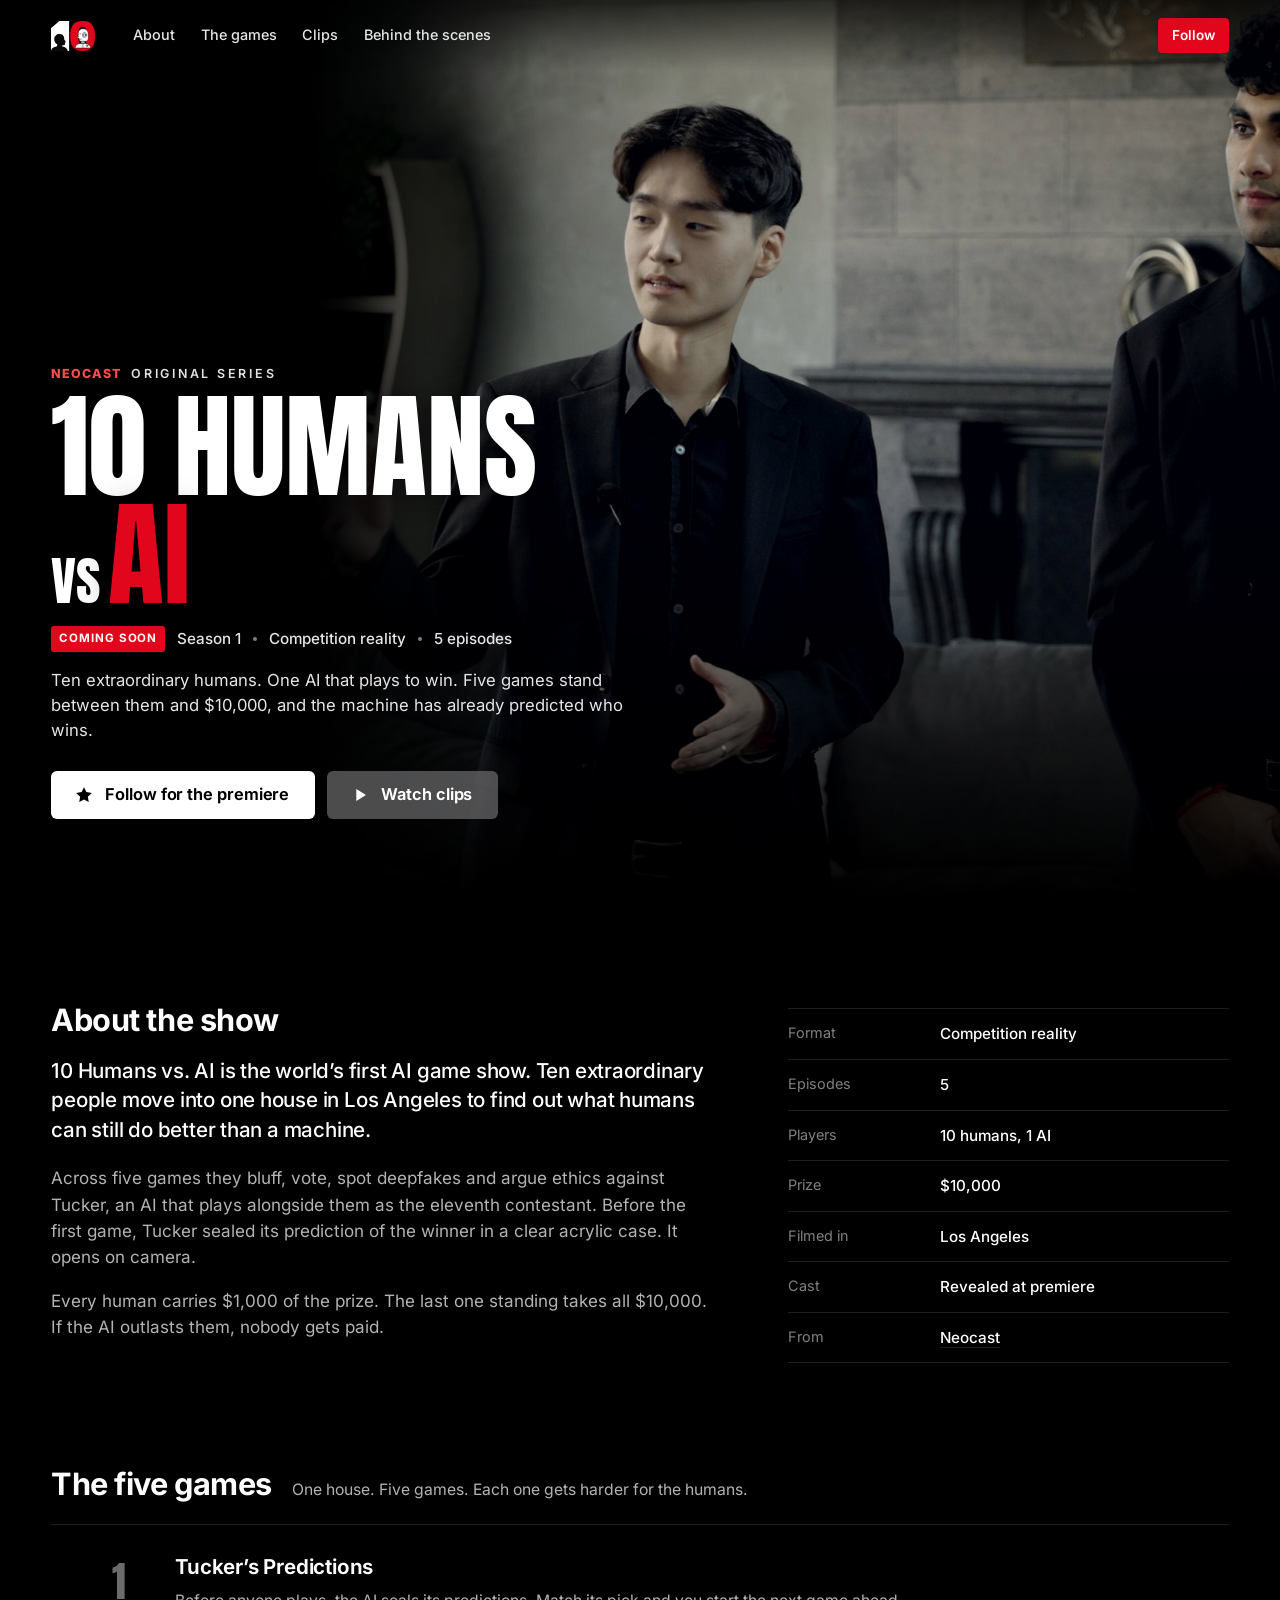
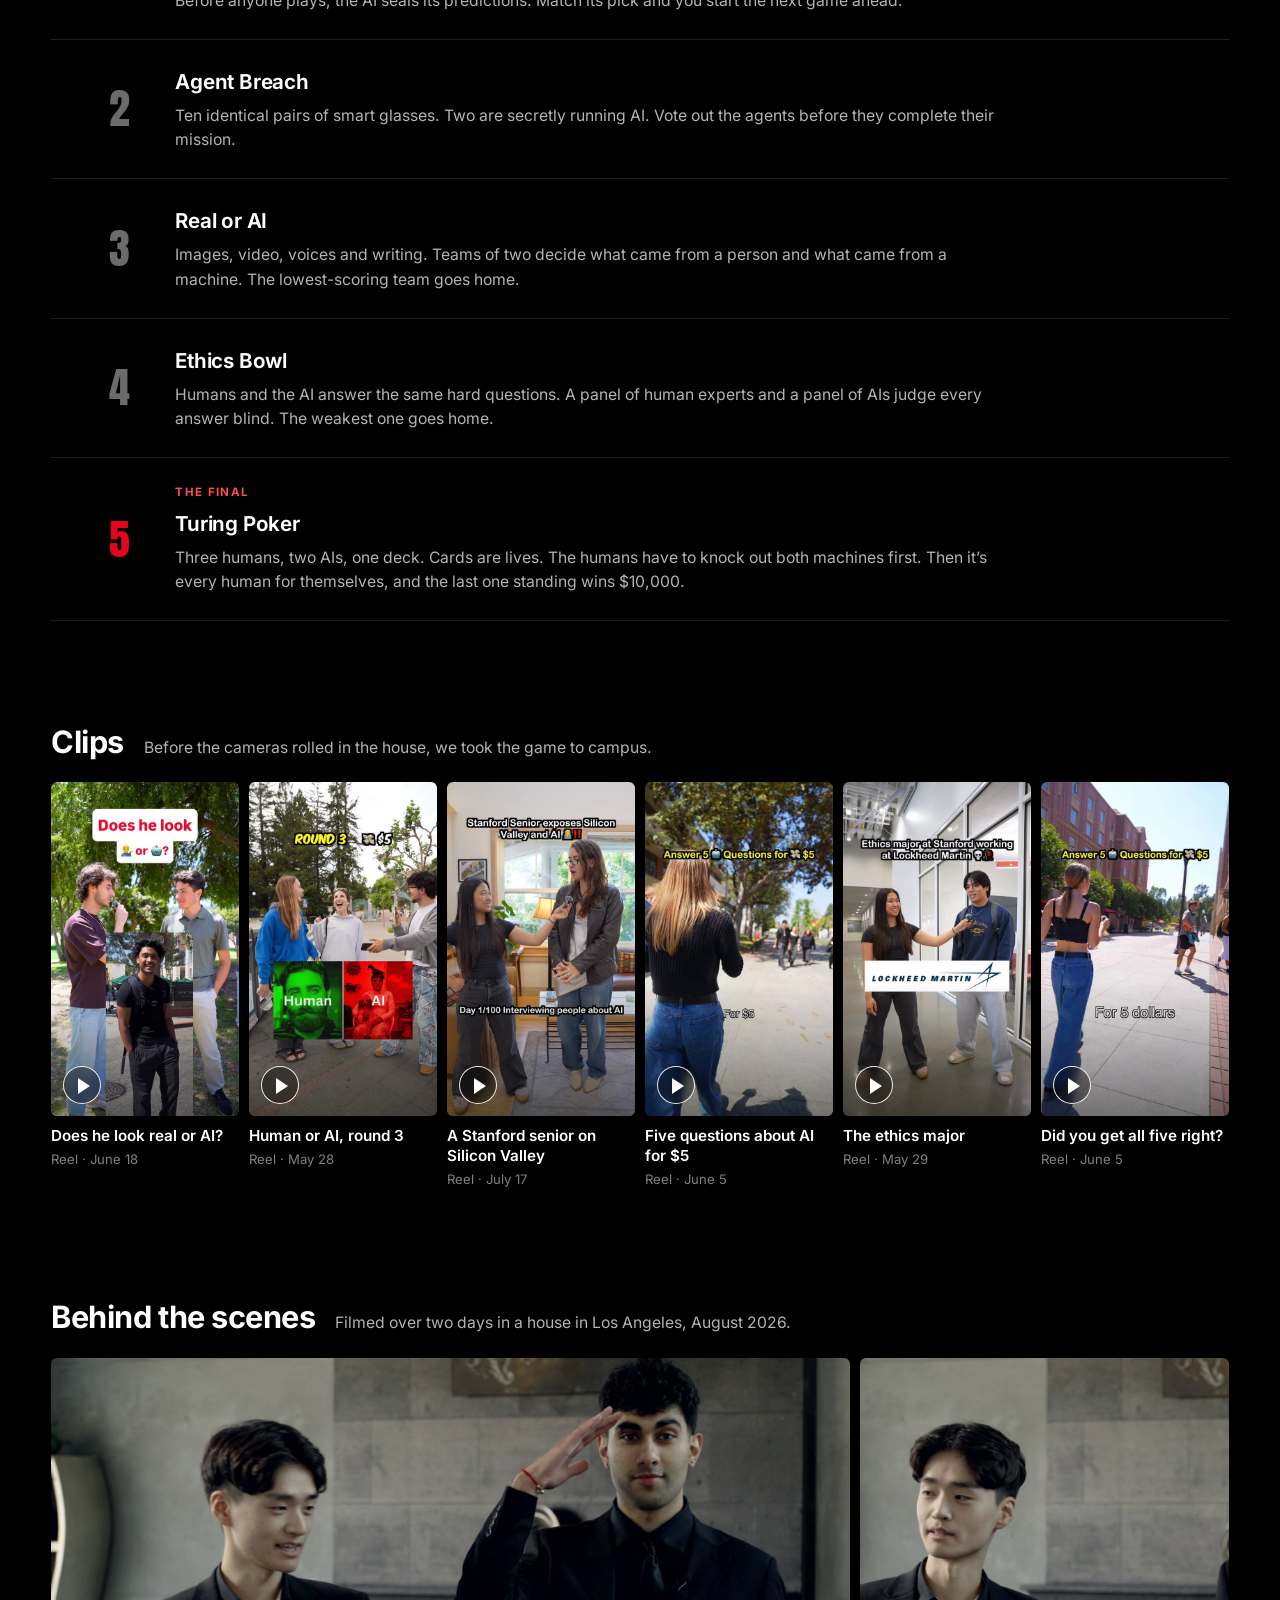
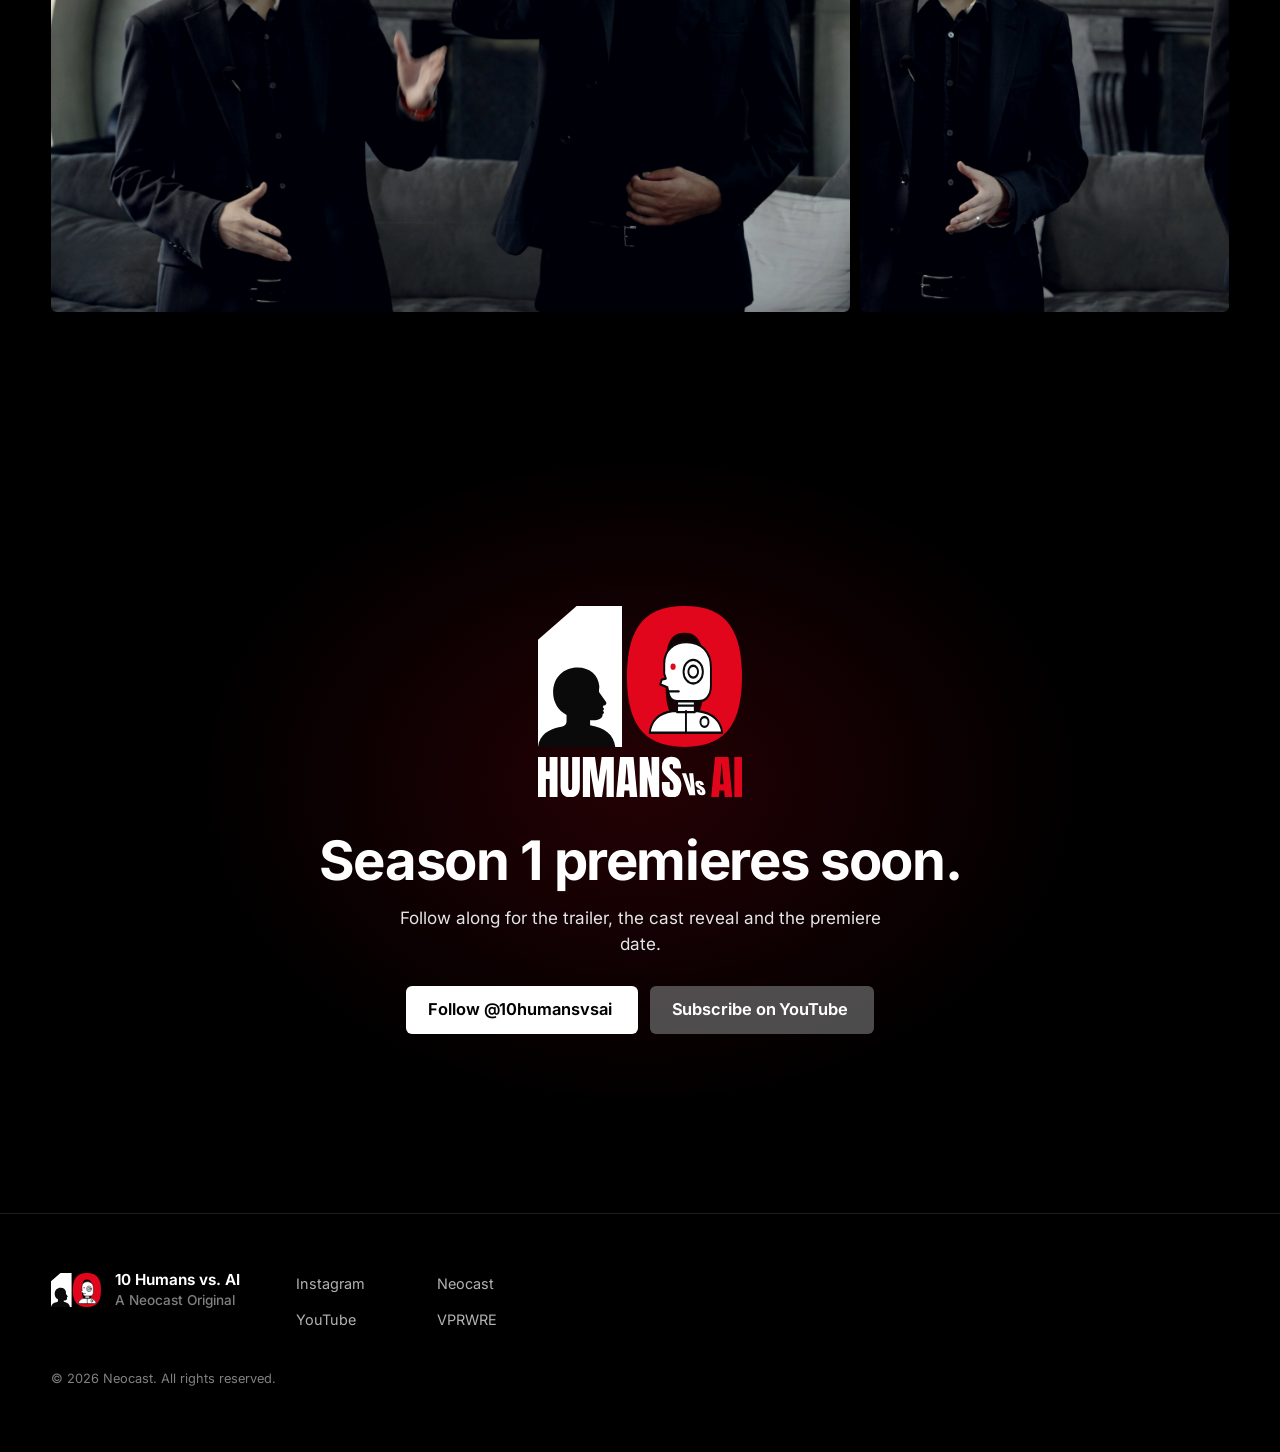
<file: index.html>
<!doctype html>
<html lang="en">
<head>
<meta charset="utf-8">
<meta name="viewport" content="width=device-width, initial-scale=1, viewport-fit=cover">
<title>10 Humans vs. AI | A Neocast Original</title>
<meta name="description" content="The world’s first AI game show. Ten extraordinary humans, one AI, five games and $10,000 for the last human standing. Coming soon.">
<link rel="canonical" href="https://10humansvsai.com/">
<meta property="og:site_name" content="10 Humans vs. AI">
<meta property="og:title" content="10 Humans vs. AI | A Neocast Original">
<meta property="og:description" content="The world’s first AI game show. Ten humans. Five games. One winner takes $10,000.">
<meta property="og:url" content="https://10humansvsai.com/">
<meta property="og:image" content="https://10humansvsai.com/assets/img/og.jpg">
<meta property="og:type" content="video.tv_show">
<meta name="twitter:card" content="summary_large_image">
<meta name="theme-color" content="#000000">
<link rel="icon" href="favicon.svg" type="image/svg+xml">
<link rel="icon" href="favicon-64.png" type="image/png" sizes="64x64">
<link rel="apple-touch-icon" href="apple-touch-icon.png">
<link rel="preload" href="assets/fonts/inter.woff2" as="font" type="font/woff2" crossorigin>
<link rel="preload" href="assets/fonts/anton.woff2" as="font" type="font/woff2" crossorigin>
<link rel="preload" href="assets/img/still-1.jpg" as="image" media="(min-width: 700px)">
<link rel="stylesheet" href="assets/site.css">
<script type="application/ld+json">
{"@context":"https://schema.org","@type":"TVSeries","name":"10 Humans vs. AI","url":"https://10humansvsai.com/",
 "description":"The world’s first AI game show. Ten extraordinary humans, one AI, five games and $10,000 for the last human standing.",
 "genre":"Competition reality","image":"https://10humansvsai.com/assets/img/og.jpg",
 "productionCompany":{"@type":"Organization","name":"Neocast","url":"https://neocast.us/"},
 "sameAs":["https://www.instagram.com/10humansvsai/"]}
</script>
</head>
<body>
<a class="skip" href="#main">Skip to content</a>

<header class="nav" id="nav">
  <a class="nav-brand" href="#top" aria-label="10 Humans vs. AI, home">
    <img src="assets/img/mark-dark.svg" width="58" height="40" alt="">
  </a>
  <nav aria-label="Primary">
    <a href="#about">About</a>
    <a href="#games">The games</a>
    <a href="#clips">Clips</a>
    <a href="#bts">Behind the scenes</a>
  </nav>
  <a class="nav-cta" href="https://www.instagram.com/10humansvsai/">Follow</a>
</header>

<main id="main">

  <section class="billboard" id="top" aria-labelledby="title">
    <picture class="billboard-media">
      <source media="(max-width: 699px)" srcset="assets/img/still-1-portrait.jpg">
      <img src="assets/img/still-1.jpg" width="1915" height="1320" alt="Two men in black suits stand in the living room of the house where 10 Humans vs. AI was filmed">
    </picture>
    <div class="billboard-shade" aria-hidden="true"></div>
    <div class="billboard-copy">
      <p class="original"><span class="original-mark">Neocast</span> Original series</p>
      <h1 class="title" id="title">
        <span class="title-1"><span class="t-10">10</span> Humans</span>
        <span class="title-2"><span class="t-vs">vs</span><span class="t-ai">AI</span></span>
      </h1>
      <p class="meta">
        <span class="badge">Coming soon</span>
        <span>Season 1</span><span class="sep" aria-hidden="true"></span>
        <span class="wide-only">Competition reality</span><span class="sep wide-only" aria-hidden="true"></span>
        <span>5 episodes</span>
      </p>
      <p class="logline">Ten extraordinary humans. One AI that plays to win. Five games stand between them and $10,000, and the machine has already predicted who wins.</p>
      <p class="buttons">
        <a class="btn btn-primary" href="https://www.instagram.com/10humansvsai/">
          <svg viewBox="0 0 24 24" aria-hidden="true"><path d="M12 3.5l2.6 5.3 5.9.9-4.3 4.1 1 5.8L12 16.9l-5.2 2.7 1-5.8L3.5 9.7l5.9-.9z" fill="currentColor"/></svg>
          Follow for the premiere
        </a>
        <a class="btn btn-secondary" href="#clips">
          <svg viewBox="0 0 24 24" aria-hidden="true"><path d="M8 5.5v13l10.5-6.5z" fill="currentColor"/></svg>
          Watch clips
        </a>
      </p>
    </div>
  </section>

  <section class="about" id="about" aria-labelledby="about-h">
    <div class="wrap about-grid">
      <div class="about-copy">
        <h2 id="about-h">About the show</h2>
        <p class="lead">10 Humans vs. AI is the world’s first AI game show. Ten extraordinary people move into one house in Los Angeles to find out what humans can still do better than a machine.</p>
        <p>Across five games they bluff, vote, spot deepfakes and argue ethics against Tucker, an AI that plays alongside them as the eleventh contestant. Before the first game, Tucker sealed its prediction of the winner in a clear acrylic case. It opens on camera.</p>
        <p>Every human carries $1,000 of the prize. The last one standing takes all $10,000. If the AI outlasts them, nobody gets paid.</p>
      </div>
      <dl class="facts">
        <div><dt>Format</dt><dd>Competition reality</dd></div>
        <div><dt>Episodes</dt><dd>5</dd></div>
        <div><dt>Players</dt><dd>10 humans, 1 AI</dd></div>
        <div><dt>Prize</dt><dd>$10,000</dd></div>
        <div><dt>Filmed in</dt><dd>Los Angeles</dd></div>
        <div><dt>Cast</dt><dd>Revealed at premiere</dd></div>
        <div><dt>From</dt><dd><a href="https://neocast.us/">Neocast</a></dd></div>
      </dl>
    </div>
  </section>

  <section class="games" id="games" aria-labelledby="games-h">
    <div class="wrap">
      <div class="row-head">
        <h2 id="games-h">The five games</h2>
        <p>One house. Five games. Each one gets harder for the humans.</p>
      </div>
      <ol class="episodes">
        <li>
          <span class="ep-n">1</span>
          <div class="ep-body">
            <h3>Tucker’s Predictions</h3>
            <p>Before anyone plays, the AI seals its predictions. Match its pick and you start the next game ahead.</p>
          </div>
        </li>
        <li>
          <span class="ep-n">2</span>
          <div class="ep-body">
            <h3>Agent Breach</h3>
            <p>Ten identical pairs of smart glasses. Two are secretly running AI. Vote out the agents before they complete their mission.</p>
          </div>
        </li>
        <li>
          <span class="ep-n">3</span>
          <div class="ep-body">
            <h3>Real or AI</h3>
            <p>Images, video, voices and writing. Teams of two decide what came from a person and what came from a machine. The lowest-scoring team goes home.</p>
          </div>
        </li>
        <li>
          <span class="ep-n">4</span>
          <div class="ep-body">
            <h3>Ethics Bowl</h3>
            <p>Humans and the AI answer the same hard questions. A panel of human experts and a panel of AIs judge every answer blind. The weakest one goes home.</p>
          </div>
        </li>
        <li class="ep-final">
          <span class="ep-n">5</span>
          <div class="ep-body">
            <p class="ep-label">The final</p>
            <h3>Turing Poker</h3>
            <p>Three humans, two AIs, one deck. Cards are lives. The humans have to knock out both machines first. Then it’s every human for themselves, and the last one standing wins $10,000.</p>
          </div>
        </li>
      </ol>
    </div>
  </section>

  <section class="clips" id="clips" aria-labelledby="clips-h">
    <div class="wrap row-head">
      <h2 id="clips-h">Clips</h2>
      <p>Before the cameras rolled in the house, we took the game to campus.</p>
    </div>
    <ul class="clip-row">
      <li><a href="https://www.instagram.com/reel/DZvow4UhGSh/">
        <span class="clip-media"><img src="assets/img/street-1.jpg" width="540" height="960" loading="lazy" alt=""><span class="play" aria-hidden="true"></span></span>
        <span class="clip-title">Does he look real or AI?</span><span class="clip-meta">Reel · June 18</span></a></li>
      <li><a href="https://www.instagram.com/reel/DY3_8XICktY/">
        <span class="clip-media"><img src="assets/img/street-5.jpg" width="540" height="960" loading="lazy" alt=""><span class="play" aria-hidden="true"></span></span>
        <span class="clip-title">Human or AI, round 3</span><span class="clip-meta">Reel · May 28</span></a></li>
      <li><a href="https://www.instagram.com/reel/Da5mbqpiMnm/">
        <span class="clip-media"><img src="assets/img/street-0.jpg" width="540" height="960" loading="lazy" alt=""><span class="play" aria-hidden="true"></span></span>
        <span class="clip-title">A Stanford senior on Silicon Valley</span><span class="clip-meta">Reel · July 17</span></a></li>
      <li><a href="https://www.instagram.com/reel/DZNcsG7hMuh/">
        <span class="clip-media"><img src="assets/img/street-3.jpg" width="540" height="960" loading="lazy" alt=""><span class="play" aria-hidden="true"></span></span>
        <span class="clip-title">Five questions about AI for $5</span><span class="clip-meta">Reel · June 5</span></a></li>
      <li><a href="https://www.instagram.com/reel/DY8Xbw7iV-2/">
        <span class="clip-media"><img src="assets/img/street-4.jpg" width="540" height="960" loading="lazy" alt=""><span class="play" aria-hidden="true"></span></span>
        <span class="clip-title">The ethics major</span><span class="clip-meta">Reel · May 29</span></a></li>
      <li><a href="https://www.instagram.com/reel/DZNcvqIhwrU/">
        <span class="clip-media"><img src="assets/img/street-2.jpg" width="540" height="960" loading="lazy" alt=""><span class="play" aria-hidden="true"></span></span>
        <span class="clip-title">Did you get all five right?</span><span class="clip-meta">Reel · June 5</span></a></li>
    </ul>
  </section>

  <section class="bts" id="bts" aria-labelledby="bts-h">
    <div class="wrap">
      <div class="row-head">
        <h2 id="bts-h">Behind the scenes</h2>
        <p>Filmed over two days in a house in Los Angeles, August 2026.</p>
      </div>
      <div class="stills">
        <figure><img src="assets/img/still-2.jpg" width="1882" height="1304" loading="lazy" alt="On set: one man salutes the camera while the other gestures"></figure>
        <figure><img src="assets/img/still-1-portrait.jpg" width="880" height="1320" loading="lazy" alt="On set: a man in a black suit explains the rules"></figure>
      </div>
    </div>
  </section>

  <section class="premiere" aria-labelledby="premiere-h">
    <div class="wrap premiere-copy">
      <img class="premiere-logo" src="assets/img/logo-dark.svg" width="622" height="567" alt="10 Humans vs. AI" loading="lazy">
      <h2 id="premiere-h">Season 1 premieres soon.</h2>
      <p>Follow along for the trailer, the cast reveal and the premiere date.</p>
      <p class="buttons">
        <a class="btn btn-primary" href="https://www.instagram.com/10humansvsai/">Follow @10humansvsai</a>
        <a class="btn btn-secondary" href="https://www.youtube.com/@mrtle">Subscribe on YouTube</a>
      </p>
    </div>
  </section>
</main>

<footer class="foot">
  <div class="wrap foot-grid">
    <div class="foot-brand"><img src="assets/img/mark-dark.svg" width="58" height="40" alt=""><p>10 Humans vs. AI<br><span>A Neocast Original</span></p></div>
    <div class="foot-cols">
      <ul>
        <li><a href="https://www.instagram.com/10humansvsai/">Instagram</a></li>
        <li><a href="https://www.youtube.com/@mrtle">YouTube</a></li>
      </ul>
      <ul>
        <li><a href="https://neocast.us/">Neocast</a></li>
        <li><a href="https://vprwre.com/">VPRWRE</a></li>
      </ul>
    </div>
    <p class="fine">© 2026 Neocast. All rights reserved.</p>
  </div>
</footer>

<script>
(function () {
  var nav = document.getElementById('nav');
  var onScroll = function () { nav.classList.toggle('solid', window.scrollY > 40); };
  window.addEventListener('scroll', onScroll, { passive: true });
  onScroll();
})();
</script>
</body>
</html>
</file>
<file: assets/site.css>
@font-face { font-family: "Inter"; src: url("fonts/inter.woff2") format("woff2-variations"), url("fonts/inter.woff2") format("woff2"); font-weight: 100 900; font-style: normal; font-display: swap; }
@font-face { font-family: "Anton"; src: url("fonts/anton.woff2") format("woff2"); font-weight: 400; font-style: normal; font-display: swap; }

:root {
  --bg: #000000;
  --surface: #141414;
  --surface-2: #1f1f1f;
  --line: rgba(255, 255, 255, 0.12);
  --text: #ffffff;
  --muted: #b3b3b3;        /* 9.6:1 on black */
  --dim: #808080;          /* 5.3:1 on black, small meta only */
  --red: #e1061b;          /* the logo red */
  --red-text: #ff4d4d;     /* red text on black, 6.0:1 */
  --sans: "Inter", -apple-system, BlinkMacSystemFont, "Helvetica Neue", Arial, sans-serif;
  --title: "Anton", "Impact", "Arial Narrow", sans-serif;
  --wrap: 1360px;
  --gutter: clamp(20px, 4vw, 60px);
  --radius: 6px;
}

* { box-sizing: border-box; }
html { scroll-behavior: smooth; -webkit-text-size-adjust: 100%; }
body {
  margin: 0; background: var(--bg); color: var(--text);
  font-family: var(--sans); font-size: 17px; line-height: 1.55;
  -webkit-font-smoothing: antialiased; text-rendering: optimizeLegibility;
}
img { display: block; max-width: 100%; height: auto; }
a { color: inherit; }
:focus-visible { outline: 2px solid var(--text); outline-offset: 3px; border-radius: 2px; }
.skip { position: absolute; left: -9999px; }
.skip:focus { left: 16px; top: 16px; z-index: 50; background: var(--text); color: var(--bg); padding: 8px 12px; }
.wrap { max-width: calc(var(--wrap) + 2 * var(--gutter)); margin: 0 auto; padding: 0 var(--gutter); }

h2 { margin: 0; font-size: clamp(1.5rem, 2.4vw, 2rem); font-weight: 700; letter-spacing: -0.015em; line-height: 1.15; }
h3 { margin: 0; font-size: 1.15rem; font-weight: 650; letter-spacing: -0.01em; }

/* Nav */
.nav {
  position: fixed; inset: 0 0 auto 0; z-index: 20;
  display: flex; align-items: center; gap: clamp(20px, 3vw, 40px);
  padding: 18px var(--gutter);
  background: linear-gradient(to bottom, rgba(0,0,0,.7), rgba(0,0,0,0));
  transition: background-color .3s, padding .3s;
}
.nav.solid { background-color: rgba(0,0,0,.92); -webkit-backdrop-filter: blur(12px); backdrop-filter: blur(12px); padding-top: 12px; padding-bottom: 12px; }
.nav-brand img { height: 30px; width: auto; }
.nav nav { display: flex; gap: clamp(16px, 2vw, 28px); margin-right: auto; }
.nav nav a { font-size: 0.9rem; font-weight: 500; color: #e5e5e5; text-decoration: none; transition: color .2s; }
.nav nav a:hover { color: var(--muted); }
.nav-cta {
  font-size: 0.85rem; font-weight: 600; text-decoration: none;
  padding: 7px 14px; border-radius: 4px; background: var(--red); color: #fff;
  transition: background-color .2s;
}
.nav-cta:hover { background: #c40518; }

/* Billboard */
.billboard { position: relative; min-height: min(100vh, 980px); min-height: min(100svh, 980px); display: flex; align-items: flex-end; overflow: hidden; background: #000; }
.billboard-media { position: absolute; inset: 0; }
.billboard-media img {
  width: 100%; height: 100%; object-fit: cover; object-position: 62% 30%;
  animation: drift 26s ease-out both;
}
@keyframes drift { from { transform: scale(1.08); } to { transform: scale(1); } }
.billboard-shade {
  position: absolute; inset: 0;
  background:
    linear-gradient(77deg, rgba(0,0,0,.92) 0%, rgba(0,0,0,.72) 30%, rgba(0,0,0,.15) 62%, rgba(0,0,0,0) 80%),
    linear-gradient(to top, #000 0%, rgba(0,0,0,.55) 22%, rgba(0,0,0,0) 45%);
}
.billboard-copy {
  position: relative; z-index: 1; width: 100%;
  max-width: calc(var(--wrap) + 2 * var(--gutter)); margin: 0 auto;
  padding: 140px var(--gutter) clamp(56px, 9vh, 104px);
}
.billboard-copy > * { max-width: 36rem; animation: fadeup .9s cubic-bezier(.2,.7,.2,1) both; }
.billboard-copy > :nth-child(2) { animation-delay: .1s; }
.billboard-copy > :nth-child(3) { animation-delay: .2s; }
.billboard-copy > :nth-child(4) { animation-delay: .28s; }
.billboard-copy > :nth-child(5) { animation-delay: .36s; }
@keyframes fadeup { from { opacity: 0; transform: translateY(14px); } to { opacity: 1; transform: none; } }

.original { margin: 0 0 14px; font-size: 0.78rem; font-weight: 600; letter-spacing: 0.22em; text-transform: uppercase; color: #e5e5e5; display: flex; align-items: center; gap: 10px; }
.original-mark { font-weight: 800; letter-spacing: 0.08em; color: var(--red-text); }

.title {
  margin: 0; font-family: var(--title); font-weight: 400; text-transform: uppercase;
  line-height: 0.86; letter-spacing: 0.005em;
  text-shadow: 0 2px 30px rgba(0,0,0,.45);
}
.title > span { display: block; }
.title-2 { margin-top: 0.08em; }
.title-1 { font-size: clamp(3.6rem, 9vw, 8.4rem); }
.title-2 { font-size: clamp(3.6rem, 9vw, 8.4rem); }
.t-vs { font-size: 0.46em; margin-right: 0.14em; color: #fff; }
.t-ai { color: var(--red); }

.meta { margin: 22px 0 0; display: flex; flex-wrap: wrap; align-items: center; gap: 8px 12px; font-size: 0.95rem; font-weight: 500; color: #e5e5e5; }
.meta .sep { width: 4px; height: 4px; border-radius: 50%; background: var(--dim); }
.badge { font-size: 0.72rem; font-weight: 700; letter-spacing: 0.08em; text-transform: uppercase; padding: 4px 8px; border-radius: 3px; background: var(--red); color: #fff; }
.logline { margin: 16px 0 0; font-size: clamp(1.02rem, 1.3vw, 1.2rem); line-height: 1.5; color: #e5e5e5; }

.buttons { display: flex; flex-wrap: wrap; gap: 12px; margin: 28px 0 0; }
.btn {
  display: inline-flex; align-items: center; gap: 10px;
  min-height: 48px; padding: 0 26px 0 22px; border-radius: var(--radius);
  font-size: 1.02rem; font-weight: 650; text-decoration: none; letter-spacing: -0.005em;
  transition: background-color .2s, transform .15s;
}
.btn svg { width: 22px; height: 22px; flex: none; }
.btn:active { transform: scale(.98); }
.btn-primary { background: #fff; color: #000; }
.btn-primary:hover { background: rgba(255,255,255,.78); }
.btn-secondary { background: rgba(109,109,110,.7); color: #fff; }
.btn-secondary:hover { background: rgba(109,109,110,.45); }

/* Sections */
.about, .games, .clips, .bts { padding: clamp(56px, 8vw, 104px) 0 0; }
.row-head { display: flex; flex-wrap: wrap; align-items: baseline; gap: 6px 20px; margin-bottom: 22px; }
.row-head p { margin: 0; color: var(--muted); font-size: 0.98rem; }

/* About */
.about-grid { display: grid; grid-template-columns: minmax(0, 1.5fr) minmax(0, 1fr); gap: clamp(32px, 6vw, 96px); align-items: start; }
.about-copy h2 { margin-bottom: 18px; }
.about-copy p { margin: 0 0 1em; color: var(--muted); max-width: 44rem; }
.about-copy .lead { color: var(--text); font-size: clamp(1.15rem, 1.6vw, 1.4rem); line-height: 1.45; font-weight: 500; letter-spacing: -0.01em; }
.facts { margin: 6px 0 0; display: grid; gap: 0; border-top: 1px solid var(--line); }
.facts div { display: grid; grid-template-columns: 8.5rem 1fr; gap: 16px; padding: 13px 0; border-bottom: 1px solid var(--line); }
.facts dt { color: var(--dim); font-size: 0.9rem; }
.facts dd { margin: 0; font-size: 0.95rem; font-weight: 500; }
.facts a { text-decoration: none; border-bottom: 1px solid var(--line); }
.facts a:hover { border-color: var(--text); }

/* Games: episode list */
.episodes { list-style: none; margin: 0; padding: 0; border-top: 1px solid var(--line); }
.episodes li {
  display: grid; grid-template-columns: 5.5rem 1fr; gap: 12px; align-items: center;
  padding: 26px clamp(8px, 2vw, 24px); border-bottom: 1px solid var(--line);
  transition: background-color .2s;
}
.episodes li:hover { background: var(--surface); }
.ep-n { font-family: var(--title); font-size: 2.6rem; line-height: 1; color: #6b6b6b; text-align: center; }
.ep-body h3 { font-size: clamp(1.15rem, 1.6vw, 1.35rem); margin-bottom: 6px; }
.ep-body p { margin: 0; color: var(--muted); max-width: 52rem; font-size: 0.98rem; }
.ep-body .ep-label { margin: 0 0 6px; font-size: 0.72rem; font-weight: 700; letter-spacing: 0.12em; text-transform: uppercase; color: var(--red-text); }
.ep-final .ep-n { color: var(--red); }

/* Clips row */
.clip-row {
  list-style: none; margin: 0; padding: 0 var(--gutter) 8px;
  max-width: calc(var(--wrap) + 2 * var(--gutter)); margin-inline: auto;
  display: grid; grid-auto-flow: column; grid-auto-columns: minmax(170px, 1fr); gap: 10px;
  overflow-x: auto; scroll-snap-type: x mandatory; scrollbar-width: none;
}
.clip-row::-webkit-scrollbar { display: none; }
.clip-row li { scroll-snap-align: start; }
.clip-row a { display: block; text-decoration: none; }
.clip-media { position: relative; display: block; border-radius: var(--radius); overflow: hidden; background: var(--surface); }
.clip-media img { width: 100%; aspect-ratio: 9 / 16; object-fit: cover; transition: transform .45s cubic-bezier(.2,.7,.2,1); }
.clip-media::after { content: ""; position: absolute; inset: 0; background: linear-gradient(to top, rgba(0,0,0,.45), rgba(0,0,0,0) 40%); }
.play {
  position: absolute; z-index: 1; left: 12px; bottom: 12px; width: 38px; height: 38px; border-radius: 50%;
  border: 1.5px solid rgba(255,255,255,.9); background: rgba(0,0,0,.35);
  -webkit-backdrop-filter: blur(4px); backdrop-filter: blur(4px);
}
.play::before { content: ""; position: absolute; left: 14px; top: 11px; border-left: 12px solid #fff; border-top: 8px solid transparent; border-bottom: 8px solid transparent; }
.clip-row a:hover .clip-media img { transform: scale(1.04); }
.clip-title { display: block; margin-top: 10px; font-size: 0.95rem; font-weight: 600; line-height: 1.3; }
.clip-meta { display: block; margin-top: 3px; font-size: 0.82rem; color: var(--dim); }

/* Behind the scenes */
.stills { display: grid; grid-template-columns: 2.163fr 1fr; gap: 10px; }
.stills figure { margin: 0; border-radius: var(--radius); overflow: hidden; background: var(--surface); }
.stills img { width: 100%; height: 100%; object-fit: cover; }

/* Premiere band */
.premiere { position: relative; margin-top: clamp(64px, 9vw, 120px); padding: clamp(96px, 14vw, 180px) 0; overflow: hidden; text-align: center; }
.premiere { background: radial-gradient(50% 60% at 50% 45%, rgba(225, 6, 27, 0.16), rgba(0,0,0,0) 70%); }
.premiere-logo { width: clamp(150px, 16vw, 210px); margin: 0 auto 32px; }
.premiere-copy { position: relative; }
.premiere .original { justify-content: center; }
.premiere h2 { font-size: clamp(2rem, 4.4vw, 3.4rem); letter-spacing: -0.025em; }
.premiere p { margin: 14px auto 0; color: #e5e5e5; max-width: 32rem; }
.premiere .buttons { justify-content: center; margin-top: 28px; }

/* Footer */
.foot { padding: 56px 0 64px; border-top: 1px solid var(--line); }
.foot-grid { display: grid; grid-template-columns: auto 1fr; gap: 24px 56px; align-items: start; }
.foot-brand { display: flex; gap: 14px; align-items: center; }
.foot-brand img { height: 34px; width: auto; }
.foot-brand p { margin: 0; font-weight: 650; font-size: 0.95rem; line-height: 1.35; }
.foot-brand span { color: var(--dim); font-weight: 500; font-size: 0.85rem; }
.foot-cols { display: flex; gap: 72px; }
.foot-cols ul { list-style: none; margin: 0; padding: 0; }
.foot-cols li + li { margin-top: 10px; }
.foot-cols a { color: var(--muted); font-size: 0.9rem; text-decoration: none; }
.foot-cols a:hover { color: var(--text); text-decoration: underline; }
.fine { grid-column: 1 / -1; margin: 12px 0 0; font-size: 0.8rem; color: var(--dim); }

/* Responsive */
@media (min-width: 961px) {
  .billboard-media { left: 24%; -webkit-mask-image: linear-gradient(90deg, transparent 0%, #000 24%); mask-image: linear-gradient(90deg, transparent 0%, #000 24%); }
  .billboard-media img { object-position: 0% 22%; }
  .billboard-shade { background: linear-gradient(90deg, rgba(0,0,0,.6) 0%, rgba(0,0,0,.25) 40%, rgba(0,0,0,0) 60%), linear-gradient(to top, #000 0%, rgba(0,0,0,.5) 20%, rgba(0,0,0,0) 42%); }
}
@media (max-width: 960px) {
  .nav nav { display: none; }
  .nav-cta { margin-left: auto; }
  .about-grid { grid-template-columns: 1fr; }
  .clip-row { grid-auto-columns: 42%; }
}
@media (max-width: 699px) {
  body { font-size: 16px; }
  .billboard { min-height: 100svh; }
  .billboard-media img { object-position: 50% 0%; }
  .billboard-shade { background: linear-gradient(to top, #000 0%, rgba(0,0,0,.85) 30%, rgba(0,0,0,.2) 62%, rgba(0,0,0,.35) 100%); }
  .billboard-copy { padding-bottom: 40px; }
  .buttons .btn { flex: 1 1 auto; justify-content: center; }
  .wide-only { display: none; }
  .episodes li { grid-template-columns: 3rem 1fr; padding: 22px 4px; align-items: start; }
  .ep-n { font-size: 2rem; text-align: left; }
  .clip-row { grid-auto-columns: 62%; }
  .stills { grid-template-columns: 1fr; }
  .facts div { grid-template-columns: 7rem 1fr; }
  .foot-grid { grid-template-columns: 1fr; }
}
@media (prefers-reduced-motion: reduce) {
  html { scroll-behavior: auto; }
  *, *::before, *::after { animation: none !important; transition: none !important; }
}
</file>
